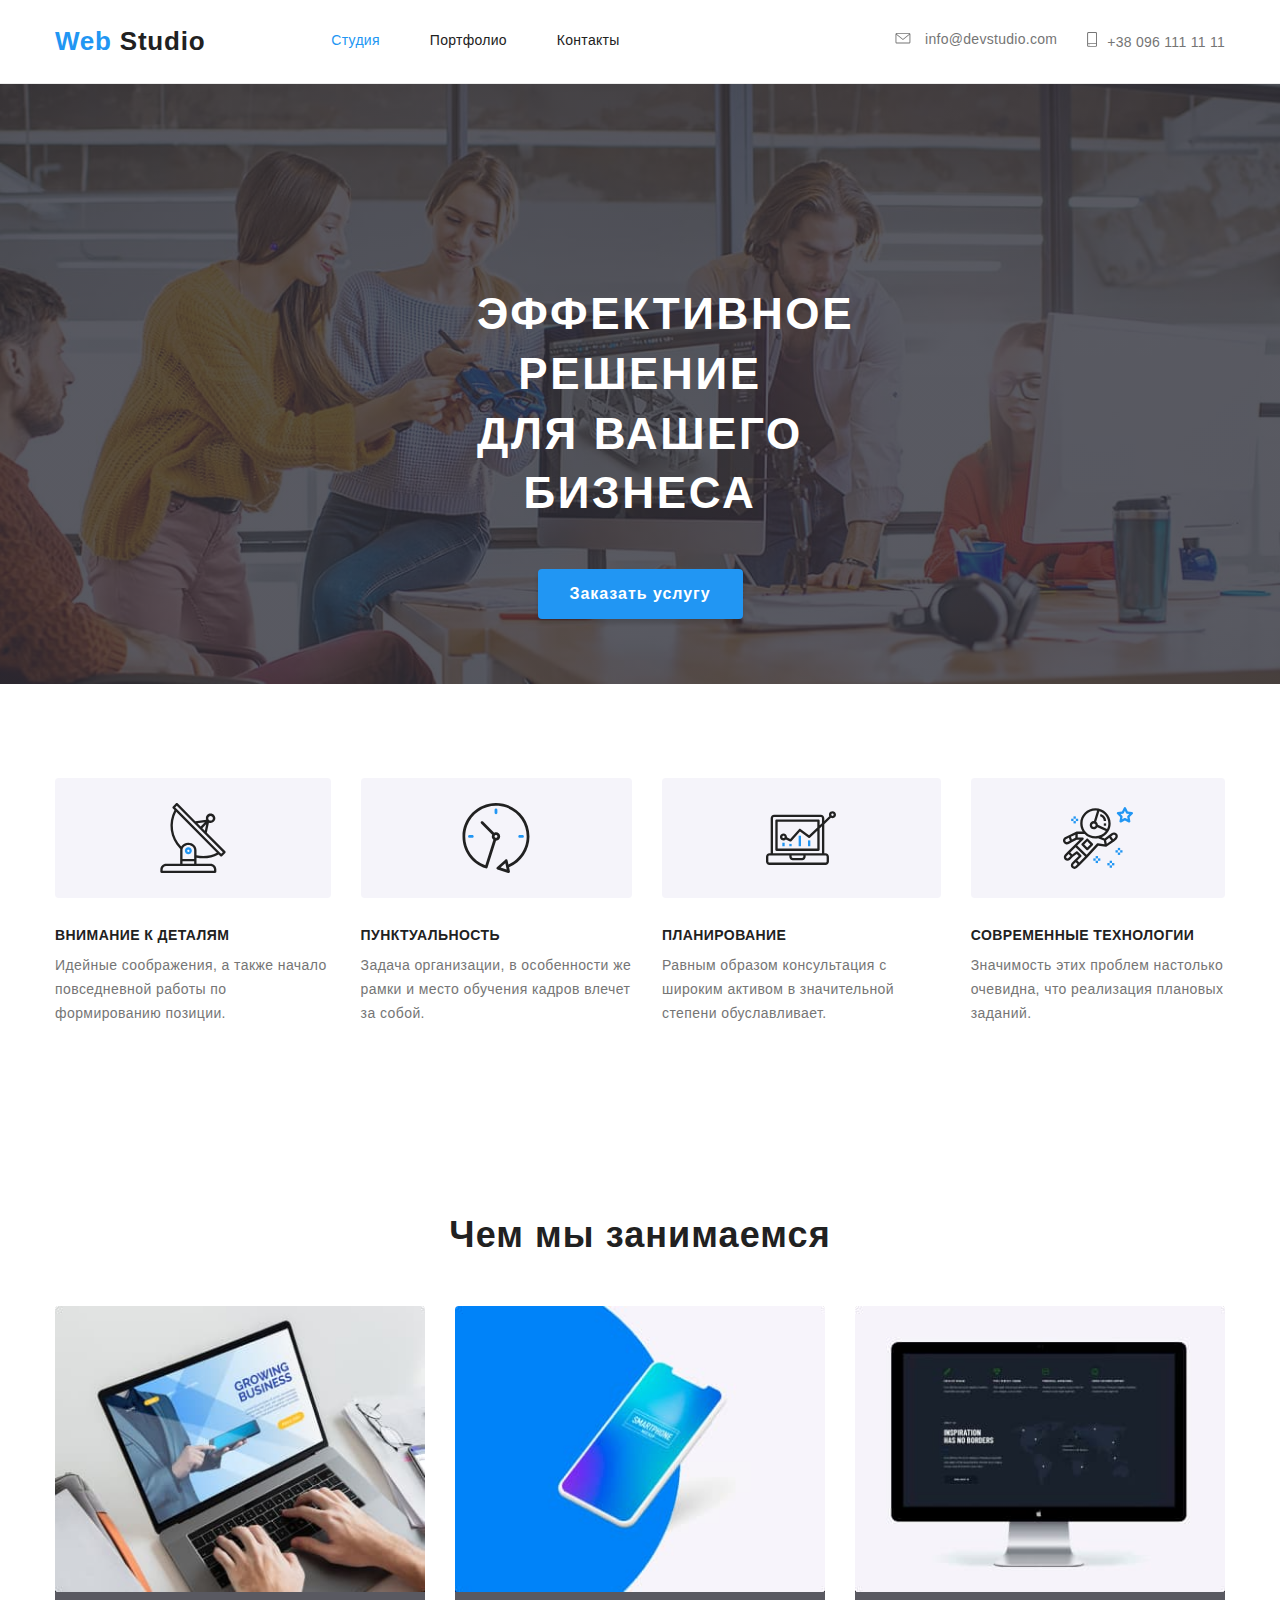
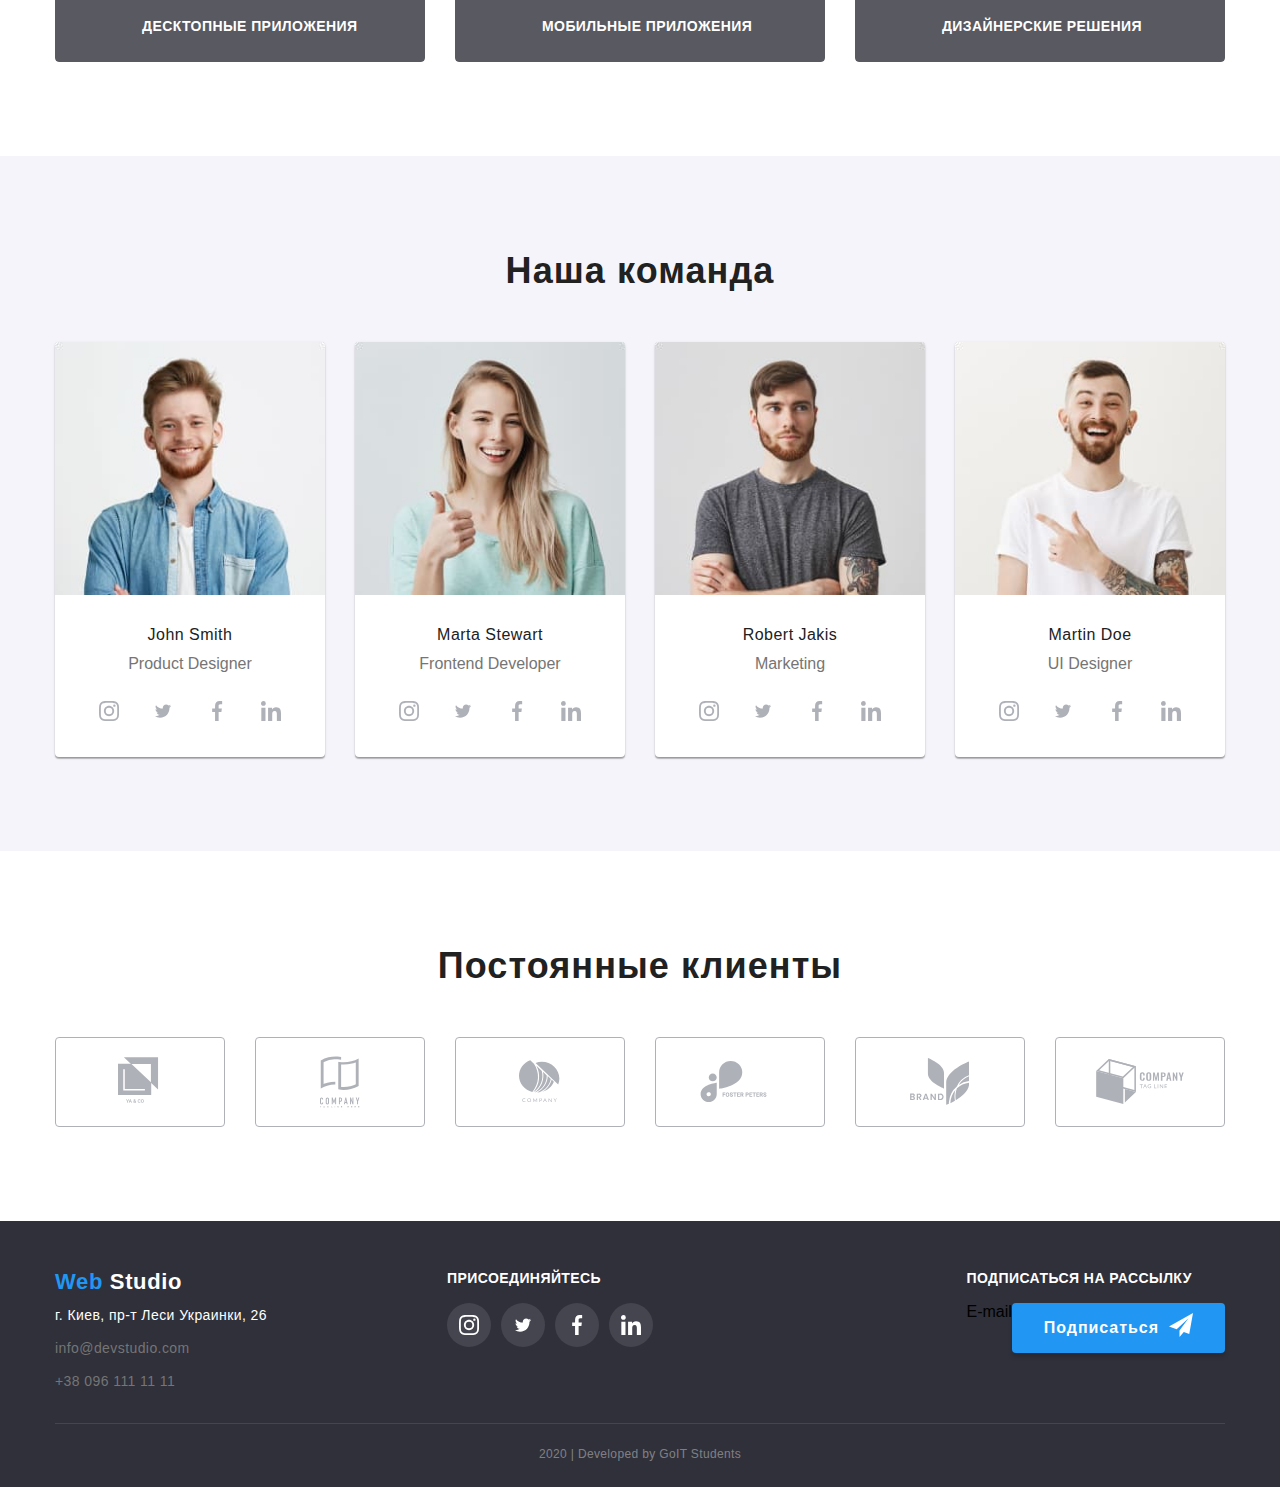
<file: index.html>
<!DOCTYPE html>
<html lang="ru">
<head>
    <meta charset="UTF-8">
    <meta name="viewport" content="width=device-width, initial-scale=1.0">
    <link rel="stylesheet" href="https://cdnjs.cloudflare.com/ajax/libs/modern-normalize/0.6.0/modern-normalize.min.css">
    <link rel="stylesheet" href="./css/main.css" />
    <title>Document</title>
</head>
<body>
    <header class="header">
        <div class="container-header">
           <div class="box">
                <nav class="nav-link">
                    <a href="./index.html" class="logo" ><span>Web</span> Studio</a>
                    <ul class="site-nav">
                        <li class="item"><a href="./index.html" class="link current">Студия</a></li>
                        <li class="item"><a href="./portfolio.html" class="link">Портфолио</a></li>
                        <li class="item"><a href="" class="link">Контакты</a></li>
                    </ul>
                </nav>
                <address class="address">
                            <a href="mailto:info@devstudio.com" class="link mail">
                                <svg class="icon icon-tel-mail" height="11.2" width="16">
                                    <use href="./img/sprite.svg#icon-envelope "></use>
                                </svg>
                                info@devstudio.com </a>
                            <a href="tel:+380961111111" class="link tel">
                                <svg class="icon icon-tel-mail" height="14.94" width="10">
                                    <use href="./img/sprite.svg#icon-smartphone"></use>
                                </svg>+38 096 111 11 11</a>
                </address>
           </div> 
        </div>
    </header>
    <main>
            <section class="hero">
                <h1 class="hero-title"><strong>Эффективное решение для вашего бизнеса</strong></h1>
                <a href="" class="button">Заказать услугу</a>
            </section>
            <!--advantages-->
           <div class="container">
            <section class="advantages">
                <ul class="list">
                    <li class="item antenna">
                        <h3 class="title">Внимание к деталям</h3>
                        <p class="content">Идейные соображения, а также начало повседневной работы по формированию позиции.</p>
                    </li>
                    <li class="item clock">
                        <h3 class="title">Пунктуальность</h3>
                        <p class="content">Задача организации, в особенности же рамки и место обучения кадров влечет за собой.</p>
                    </li>
                    <li class="item diagram">
                        <h3 class="title">Планирование</h3>
                        <p class="content">Равным образом консультация с широким активом в значительной степени обуславливает.</p>
                    </li>
                    <li class="item astronaut">
                        <h3 class="title">Современные технологии</h3>
                        <p class="content"> Значимость этих проблем настолько очевидна, что реализация плановых заданий.</p>
                    </li>
                </ul>
            </section>
           </div> 
           <!--servises-->
            <div class="container">
                <section class="services">
                    <h2 class="title">Чем мы занимаемся</h2>
                    <ul class="list">
                        <li class="item">
                            <img src="./img/desktop.jpg" alt="desktop" height="294" width="370">
                            <h3>Десктопные приложения</h3>
                        </li>
                        <li class="item">
                            <img src="./img/mobyphone.jpg" alt="mobyphone" height="294" width="370">
                            <h3>Мобильные приложения</h3>
                        </li>
                        <li class="item">
                            <img src="./img/disajnerphoto.jpg" alt="disajnerphoto" height="294" width="370">
                            <h3>Дизайнерские решения</h3>
                        </li>
                    </
                </section>
            </div>
            <!--team-->  
            <div class="bg-team">
                <div class="container team-container">
                    <section class="team">
                        <h2 class="title">Наша команда</h2>
                        <ul class="list">
                            <li class="item">
                                <img src="./img/John_Smith.jpg" alt="photo John Smith" width: 270px; height: 260px;>
                                <h3>John Smith</h3>
                                <p class="prof">Product Designer</p>
                                <ul class="logo-social-network">
                                    <li><a href="" aria-label="instagram logo" class="logotype">
                                        <svg  class="icon" height="20" width="20">
                                            <use href="./img/sprite.svg#icon-instagram"></use>
                                        </svg>
                                    </a></li>
                                    <li><a href="" aria-label="twitter logo" class="logotype">
                                        <svg  class="icon" height="16.25" width="20">
                                            <use href="./img/sprite.svg#icon-twitter"></use>
                                        </svg></a></li>
                                    <li><a href="" aria-label="Facebook logo" class="logotype">
                                        <svg  class="icon" height="20" width="20">
                                            <use href="./img/sprite.svg#icon-facebook"></use>
                                        </svg></a></li>
                                    <li><a href="" aria-label="linkedIn logo" class="logotype">
                                        <svg  class="icon" height="20" width="20">
                                            <use href="./img/sprite.svg#icon-linkedin"></use>
                                        </svg></a></li>
                                </ul>
                                
                            </li>
                            <li class="item">
                                <img src="./img/Marta_Stewart.jpg" alt="photo Marta Stewart" width: 270px; height: 260px;>
                                <h3>Marta Stewart</h3>
                                <p class="prof">Frontend Developer</p>
                                <ul class="logo-social-network">
                                    <li><a href="" aria-label="instagram logo" class="logotype">
                                        <svg  class="icon" height="20" width="20">
                                            <use href="./img/sprite.svg#icon-instagram"></use>
                                        </svg>
                                    </a></li>
                                    <li><a href="" aria-label="twitter logo" class="logotype">
                                        <svg  class="icon" height="16.25" width="20">
                                            <use href="./img/sprite.svg#icon-twitter"></use>
                                        </svg></a></li>
                                    <li><a href="" aria-label="Facebook logo" class="logotype">
                                        <svg  class="icon" height="20" width="20">
                                            <use href="./img/sprite.svg#icon-facebook"></use>
                                        </svg></a></li>
                                    <li><a href="" aria-label="linkedIn logo" class="logotype">
                                        <svg  class="icon" height="20" width="20">
                                            <use href="./img/sprite.svg#icon-linkedin"></use>
                                        </svg></a></li>
                                </ul>
                            </li>
                            <li class="item">
                                <img src="./img/Robert_Jakis.jpg" alt="photo Robert Jakis" width: 270px; height: 260px;>
                                <h3>Robert Jakis</h3>
                                <p class="prof">Marketing</p>
                                <ul class="logo-social-network">
                                    <li><a href="" aria-label="instagram logo" class="logotype">
                                        <svg  class="icon" height="20" width="20">
                                            <use href="./img/sprite.svg#icon-instagram"></use>
                                        </svg>
                                    </a></li>
                                    <li><a href="" aria-label="twitter logo" class="logotype">
                                        <svg  class="icon" height="16.25" width="20">
                                            <use href="./img/sprite.svg#icon-twitter"></use>
                                        </svg></a></li>
                                    <li><a href="" aria-label="Facebook logo" class="logotype">
                                        <svg  class="icon" height="20" width="20">
                                            <use href="./img/sprite.svg#icon-facebook"></use>
                                        </svg></a></li>
                                    <li><a href="" aria-label="linkedIn logo" class="logotype">
                                        <svg  class="icon" height="20" width="20">
                                            <use href="./img/sprite.svg#icon-linkedin"></use>
                                        </svg></a></li>
                                </ul>
                            </li>
                            <li class="item">
                                <img src="./img/Martin_Doe.jpg" alt="photo Martin Doe" width: 270px; height: 260px;>
                                <h3>Martin Doe</h3>
                                <p class="prof">UI Designer</p>
                                <ul class="logo-social-network">
                                    <li><a href="" aria-label="instagram logo" class="logotype">
                                        <svg  class="icon" height="20" width="20">
                                            <use href="./img/sprite.svg#icon-instagram"></use>
                                        </svg>
                                    </a></li>
                                    <li><a href="" aria-label="twitter logo" class="logotype">
                                        <svg  class="icon" height="16.25" width="20">
                                            <use href="./img/sprite.svg#icon-twitter"></use>
                                        </svg></a></li>
                                    <li><a href="" aria-label="Facebook logo" class="logotype">
                                        <svg  class="icon" height="20" width="20">
                                            <use href="./img/sprite.svg#icon-facebook"></use>
                                        </svg></a></li>
                                    <li><a href="" aria-label="linkedIn logo" class="logotype">
                                        <svg  class="icon" height="20" width="20">
                                            <use href="./img/sprite.svg#icon-linkedin"></use>
                                        </svg></a></li>
                                </ul>
                            </li>
                        </ul>
                    </section>
                </div>
            </div>
            <!--customers-->
           <div class="container">
            <section class="customers">
                <h2 class="title">Постоянные клиенты</h2>
                <ul class="list">
                    <li class="company">
                        <a href="" aria-label="first company" class="link">
                        <svg class="company-logo" width="44.27" height="49.23">
                            <use href="./img/sprite.svg#icon-logo1"> </use>
                        </svg></a>
                    </li>
                    <li class="company">
                        <a href="" aria-label="second company" class="link">
                            <svg class="company-logo" width="40" height="52">
                                <use href="./img/sprite.svg#icon-logo2"> </use>
                            </svg>
                        </a>
                    </li>
                    <li class="company">
                        <a href="" aria-label="third company" class="link">
                            <svg class="company-logo" width="41" height="42.6">
                                <use href="./img/sprite.svg#icon-logo3"> </use>
                            </svg>
                        </a>
                    </li>
                    <li class="company">
                        <a href="" aria-label="fourth company" class="link">
                            <svg class="company-logo" width="80" height="42">
                                <use href="./img/sprite.svg#icon-logo4"> </use>
                            </svg>
                        </a>
                    </li>
                    <li class="company">
                        <a href="" aria-label="fifth company" class="link">
                            <svg class="company-logo" width="59" height="47">
                                <use href="./img/sprite.svg#icon-logo5"> </use>
                            </svg>
                        </a>
                    </li>
                    <li class="company">
                        <a href="" aria-label="sixth company" class="link">
                            <svg class="company-logo" width="88.5" height="45.5">
                                <use href="./img/sprite.svg#icon-logo6"> </use>
                            </svg>
                        </a>
                    </li>
                </ul>
            </section>
           </div>
    </main>
    <!--footer-->
    <footer class="ftr">
        <div class="container-footer">
            <div class="grid">
                <div>
                    <a href="./index.html" class="logo-footer"> <span>Web</span>  Studio</a>
               <address class="address-footer"> 
                    <p class="to-map adr">г. Киев, пр-т Леси Украинки, 26 </p> 
                   <a href="mailto:info@devstudio.com" class="adr mail-tel">info@devstudio.com</a>
                   <a href="tel:+380961111111" class="adr mail-tel">+38 096 111 11 11</a>
                </address>
                </div>
                <div class="join-in">
                   <b class>присоединяйтесь</b>    
                    <ul class="logo-social-network">
                        <ul class="logo-social-network">
                            <li><a href="" aria-label="instagram logo" class="logotype logotype-footer">
                                <svg  class="icon" height="20" width="20">
                                    <use href="./img/sprite.svg#icon-instagram"></use>
                                </svg>
                            </a></li>
                            <li><a href="" aria-label="twitter logo" class="logotype logotype-footer">
                                <svg  class="icon" height="16.25" width="20">
                                    <use href="./img/sprite.svg#icon-twitter"></use>
                                </svg></a></li>
                            <li><a href="" aria-label="Facebook logo" class="logotype logotype-footer">
                                <svg  class="icon" height="20" width="20">
                                    <use href="./img/sprite.svg#icon-facebook"></use>
                                </svg></a></li>
                            <li><a href="" aria-label="linkedIn logo" class="logotype logotype-footer">
                                <svg  class="icon" height="20" width="20">
                                    <use href="./img/sprite.svg#icon-linkedin"></use>
                                </svg></a></li>
                        </ul>
                    </ul>
                </div>
                <div class="subscription" >
                    <b>Подписаться на рассылку</b>
                    <div class="butt">
                        <p>E-mail</p>
                        <p class="button button-footer">Подписаться</p>
                    </div>
                </div>
            </div>
            <div>
                <p class="text">2020 | Developed by GoIT Students </p>
            </div>
        </div>
    </footer>
</body>
</html>
</file>
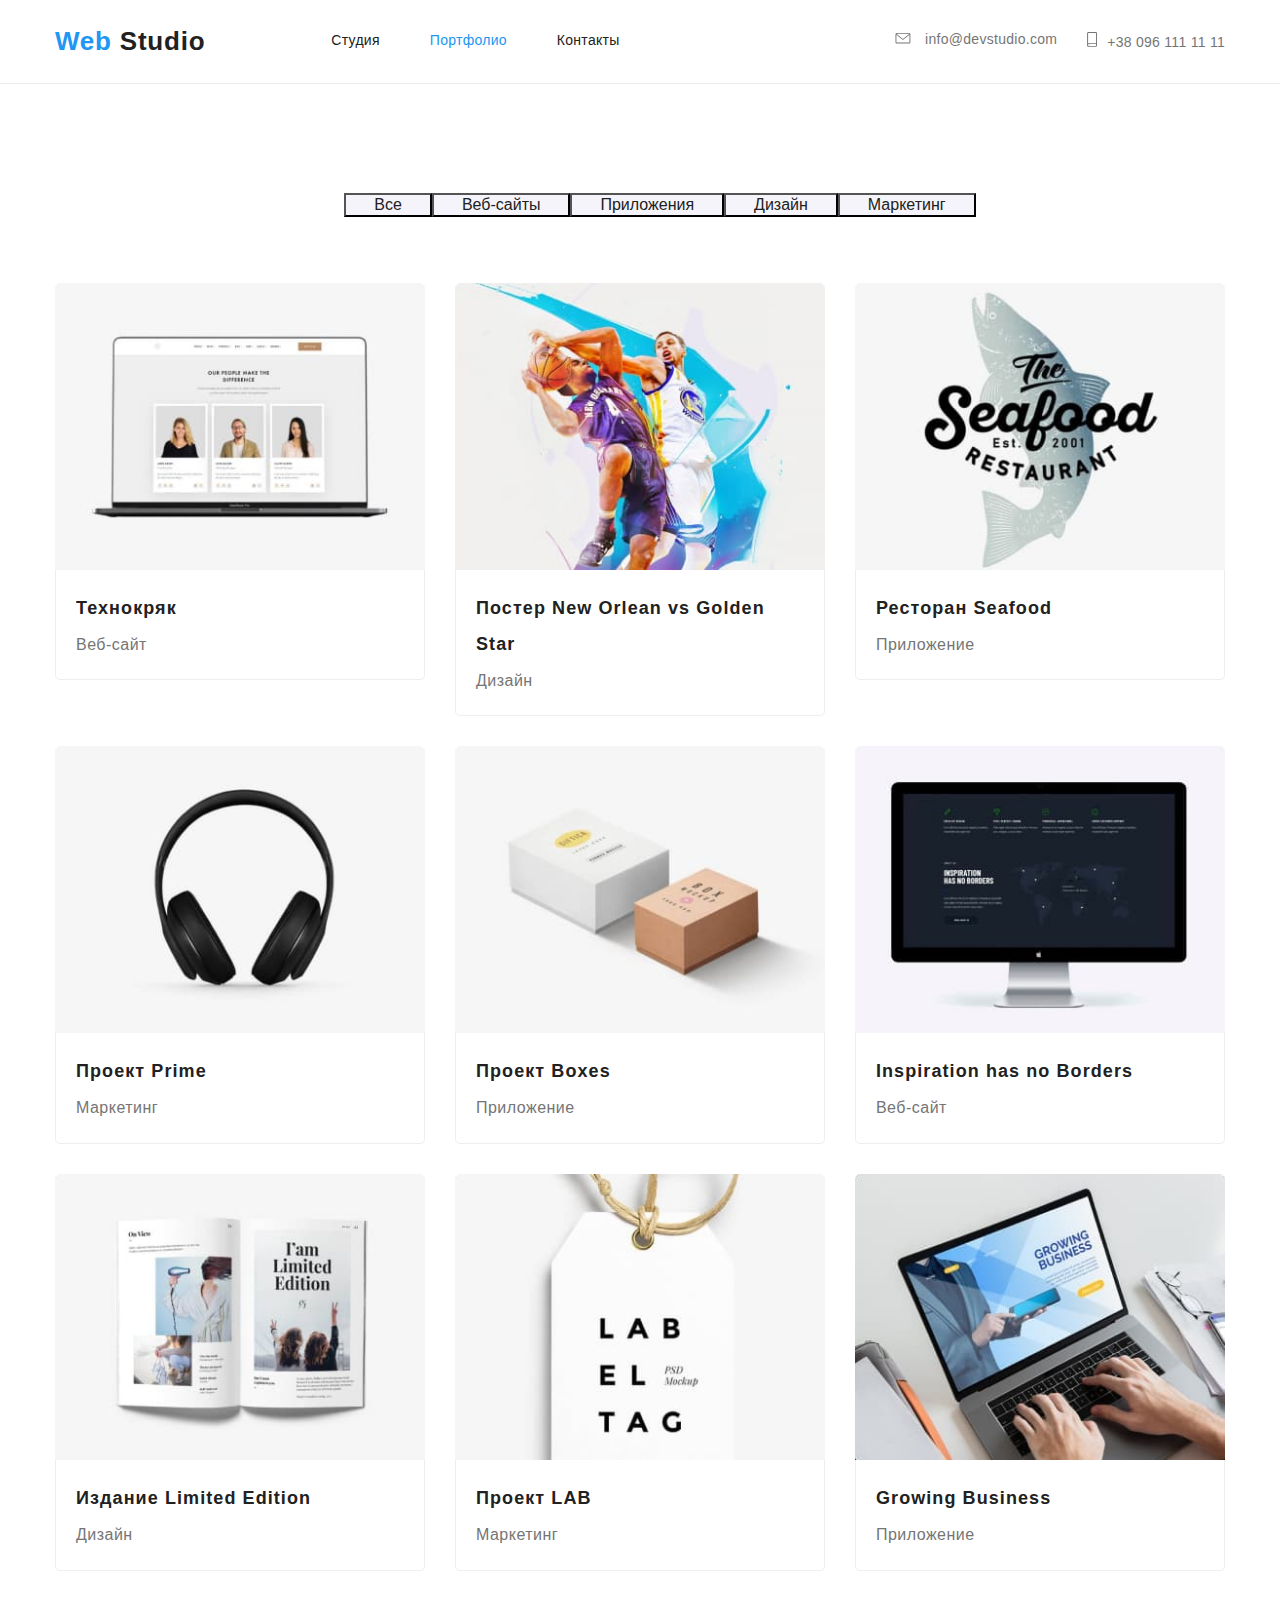
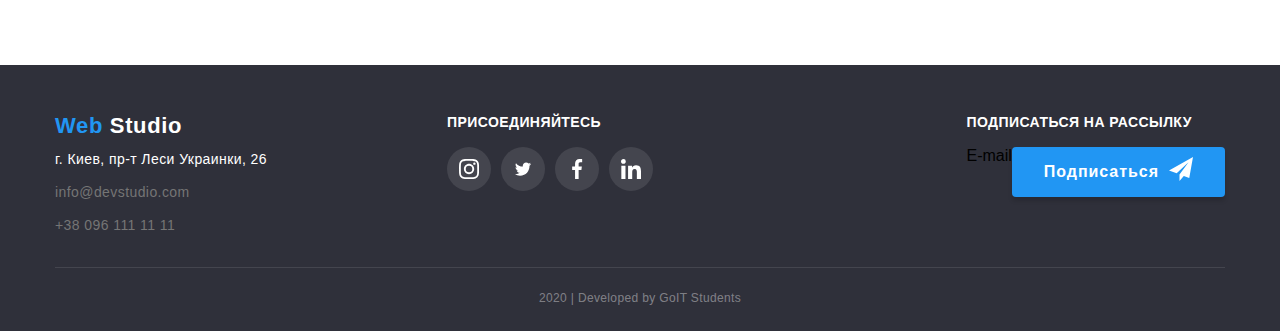
<file: portfolio.html>
<!DOCTYPE html>
<html lang="ru">
<head>
    <meta charset="UTF-8">
    <meta name="viewport" content="width=device-width, initial-scale=1.0">
    <link rel="stylesheet" href="https://cdnjs.cloudflare.com/ajax/libs/modern-normalize/0.6.0/modern-normalize.min.css">
    <link rel="stylesheet" href="./css/main.css" />
    <title>Document</title>
</head>
<body>
    <header class="header">
        <div class="container-header">
           <div class="box">
                <nav class="nav-link">
                    <a href="./index.html" class="logo" ><span>Web</span> Studio</a>
                    <ul class="site-nav">
                        <li class="item"><a href="./index.html" class="link ">Студия</a></li>
                        <li class="item"><a href="./portfolio.html" class="link current">Портфолио</a></li>
                        <li class="item"><a href="" class="link">Контакты</a></li>
                    </ul>
                </nav>
                <address class="address">
                            <a href="mailto:info@devstudio.com" class="link mail">
                                <svg class="icon icon-tel-mail" height="11.2" width="16">
                                    <use href="./img/sprite.svg#icon-envelope "></use>
                                </svg>
                                info@devstudio.com </a>
                            <a href="tel:+380961111111" class="link tel">
                                <svg class="icon icon-tel-mail" height="14.94" width="10">
                                    <use href="./img/sprite.svg#icon-smartphone"></use>
                                </svg>+38 096 111 11 11</a>
                </address>
           </div> 
        </div>
    </header>
    <main>
        <h1 class="hide">Наши проэкты</h1>
           <div class="container control-button">
            <section class="btns">
                <h2 class="hide">Фильтр</h2>
                <ul class="button-flex">
                    <li><button type="button"><span class="btn">Все</span></button></li>
                    <li><button type="button"><span class="btn">Веб-сайты</span></button></li>
                    <li><button type="button"><span class="btn">Приложения</span></button></li>
                    <li><button type="button"><span class="btn">Дизайн</span></button></li>
                    <li><button type="button"><span class="btn">Маркетинг</span></button></li>
                </ul>
            </section>
           </div>
         <div class="container project">
            <section class="project">
                <h2 class="hide">Наши проєкты</h2>
                <ul class="project-tile">
                    <li class="item">
                     <a href="" aria-label="technocrack" class="link-blok" >
                         <p class="description hide">Технокряк это современная площадка распространения коронавируса. Компании используют эту платформу для цифрового шпионажа и атак на защищённые сервера конкурентов.</p>
                         <img src="./img/techno-crack.jpg" alt="techno-crack" width="370" height="294">
                         <div class="cart-content">
                            <h3 class="title">Технокряк</h3>
                            <p class="view">Веб-сайт</p>
                         </div>
                     </a>
                    </li>
                    <li class="item">
                     <a href="" aria-label="Постер New Orlean vs Golden Stars" class="link-blok" >
                         <p class="description hide"></p>
                         <img src="./img/poster.jpg" alt="Постер New Orlean vs Golden Star" width="370" height="294">
                         <div class="cart-content">
                            <h3 class="title">Постер New Orlean vs Golden Star</h3>
                            <p class="view"> Дизайн</p>
                         </div>
                         
                     </a>
                    </li>
                    <li class="item">
                     <a href="" aria-label="seafood" class="link-blok" >
                         <p class="description hide"></p>
                         <img src="./img/seafood.jpg" alt="seafood" width="370" height="294" >
                         <div class="cart-content">
                            <h3 class="title">Ресторан Seafood</h3>
                            <p class="view">Приложение</p>
                         </div>
                        
                     </a>
                    </li>
                    <li class="item">
                     <a href=""  aria-label="Проект Prime" class="link-blok" >
                         <p class="description hide"></p>
                         <img src="./img/prime.jpg" alt="Проект Prime" width="370" height="294">
                         <div class="cart-content">
                            <h3 class="title">Проект Prime</h3>
                            <p class="view">Маркетинг</p>
                         </div>
                         
                     </a>
                    </li>
                    <li class="item">
                     <a href="" aria-label="Проект Boxes" class="link-blok" >
                         <p class="description hide"></p>
                         <img src="./img/boxes.jpg" alt="Проект Boxes" width="370" height="294">
                         <div class="cart-content">
                            <h3 class="title">Проект Boxes</h3>
                            <p class="view">Приложение</p>
                         </div>
                         
                     </a>
                    </li>
                    <li class="item">
                     <a href="" aria-label="Inspiration has no Borders" class="link-blok" >
                         <p class="description hide"></p>
                         <img src="./img/borders.jpg" alt="Inspiration has no Borders" width="370" height="294">
                         <div class="cart-content">
                            <h3 class="title">Inspiration has no Borders</h3>
                            <p class="view">Веб-сайт</p>
                         </div>
                        
                     </a>
                    </li>
                    <li class="item">
                     <a href="" aria-label="Издание Limited Edition" class="link-blok" >
                         <p class="description hide"></p>
                         <img src="./img/limited-edition.jpg" alt="Издание Limited Edition" width="370" height="294">
                         <div class="cart-content">
                            <h3 class="title">Издание Limited Edition</h3>
                            <p class="view">Дизайн</p>
                         </div>
                         
                     </a>
                    </li>
                    <li class="item">
                     <a href="" aria-label="Проект LAB" class="link-blok" >
                         <p class="description hide"></p>
                         <img src="./img/lab.jpg" alt="Проект LAB" width="370" height="294">
                         <div class="cart-content">
                            <h3 class="title">Проект LAB</h3>
                            <p class="view">Маркетинг</p>
                         </div>
                         
                     </a>
                    </li>
                    <li class="item">
                    <a href="" aria-label="Growing Business" class="link-blok" > 
                         <p class="description hide"></p>
                         <img src="./img/growing-business.jpg" alt="Growing Business" width="370" height="294">
                         <div class="cart-content">
                            <h3 class="title">Growing Business</h3>
                            <p class="view">Приложение</p>
                         </div>
                         
                     </a>
                    </li>
                </ul>
            </section>
         </div>
    </main>
    <!--footer-->
    <footer class="ftr">
        <div class="container-footer">
            <div class="grid">
                <div>
                    <a href="./index.html" class="logo-footer"> <span>Web</span>  Studio</a>
               <address class="address-footer"> 
                    <p class="to-map adr">г. Киев, пр-т Леси Украинки, 26 </p> 
                   <a href="mailto:info@devstudio.com" class="adr mail-tel">info@devstudio.com</a>
                   <a href="tel:+380961111111" class="adr mail-tel">+38 096 111 11 11</a>
                </address>
                </div>
                <div class="join-in">
                   <b class>присоединяйтесь</b>    
                    <ul class="logo-social-network">
                        <ul class="logo-social-network">
                            <li><a href="" aria-label="instagram logo" class="logotype logotype-footer">
                                <svg  class="icon" height="20" width="20">
                                    <use href="./img/sprite.svg#icon-instagram"></use>
                                </svg>
                            </a></li>
                            <li><a href="" aria-label="twitter logo" class="logotype logotype-footer">
                                <svg  class="icon" height="16.25" width="20">
                                    <use href="./img/sprite.svg#icon-twitter"></use>
                                </svg></a></li>
                            <li><a href="" aria-label="Facebook logo" class="logotype logotype-footer">
                                <svg  class="icon" height="20" width="20">
                                    <use href="./img/sprite.svg#icon-facebook"></use>
                                </svg></a></li>
                            <li><a href="" aria-label="linkedIn logo" class="logotype logotype-footer">
                                <svg  class="icon" height="20" width="20">
                                    <use href="./img/sprite.svg#icon-linkedin"></use>
                                </svg></a></li>
                        </ul>
                    </ul>
                </div>
                <div class="subscription" >
                    <b>Подписаться на рассылку</b>
                    <div class="butt">
                        <p>E-mail</p>
                        <p class="button button-footer">Подписаться</p>
                    </div>
                </div>
            </div>
            <div>
                <p class="text">2020 | Developed by GoIT Students </p>
            </div>
        </div>
    </footer>
</body>
</html>
</file>
<file: css/main.css>
:root {
   --primary-text-color:#757575;
   --primary-title-color:#212121;
   --primary-title2-color:#ffffff;
   --primary-hover-color:#2196F3;
   --primary-bg-color:#2196F3;
   --primary-shadow-color:rgba(0, 0, 0, 0.15);
   --primary-bg-adv-color:rgba(47, 48, 58, 0.8);
   --primary-address-ftr-color:rgba(255, 255, 255, 0.6);
   --primary-button-bg-stok-color: #F5F4FA;
   --primary-button-text-stok-color:#212121;
   --primary-button-hoverfocus-color:#2196F3;
   --primary-button-text-hoverfocus-color:#FFFFFF;
   --primary-text-description-color: #ffffff;
   --primary-bg-description-color: rgba(33, 150, 243, 0.9);
   --primary-border-color: #ECECEC;
   --primary-border-ftr-color:  rgba(255, 255, 255, 0.1);
   --primary-bg-hover-logo-color:  #2196F3;
   --primary-bg-logo-color:  #F5F4FA;
   --primary-bg-team-color:#F5F4FA; 
   --primari-social-logo-color: #AFB1B8;
   --primari-social-logo-hover-color: #FFFFFF;
   --primari-hover-bg-color-logotype: #2196F3;

}

body {
   background-color:var(--primary-title2-color);
   font-family: Roboto, sans-serif;
}
img{
   display: block;
   max-width: 100%;
   height: auto;
}

.header{
   font-weight: 500;
   color:var(--primary-title-color);
   font-size: 14px;
   line-height: 1.14;
   letter-spacing: 0.02em;
   border-bottom: 1px solid var(--primary-border-color);
}
.container-header{
   width: 1200px;
   margin-left: auto;
   margin-right: auto;
   padding-left: 15px;
   padding-right: 15px; 
}
.container{
   width: 1200px;
   margin-left: auto;
   margin-right: auto;
   padding-left: 15px;
   padding-right: 15px; 
   padding-bottom: 94px;
   padding-top: 94px;
}

.site-nav{
   display: flex;
   margin-left: 86px;
   margin-top: 0;
   margin-bottom: 0;
}

.site-nav .item + .item{
   margin-left: 50px;
}

.site-nav .link{
   display: block;
   padding-top: 32px;
   padding-bottom: 32px;
}
.logo{
   font-family: Raleway, sans-serif;
   font-weight: bold;
   font-size: 26px;
   line-height: 1.19;
   letter-spacing: 0.03em;
   color: var(--primary-title-color);
   text-decoration: none;
}

.logo  span{
   color: var(--primary-hover-color);
}

a{
   text-decoration: none; 
}

.header .link{
   color:var(--primary-title-color);
}

li{
   list-style-type: none;
}

.address{
   display: flex;
   margin-left: auto;
   font-style: normal;
}
.address .link + .link{
   margin-left: 30px;
}
.address .link{
   padding-top: 32px;
   padding-bottom: 32px;
}

.address .link{
   color: var(--primary-text-color);
}

.box {
   display: flex;
   align-items: center;
}
.nav-link{
   display: flex;
   align-items: center;
}

.header .link:hover,
.header .link:focus{
   color: var(--primary-hover-color);
}
.hero{
   margin-left: auto;
   margin-right: auto;
   text-align: center;
   height: 600px;
   max-width: 1600px;
   background-color: #ccc;
   background-image: linear-gradient(to right, rgba(47, 48, 58, 0.8),rgba(47, 48, 58, 0.8)), url(../img/Header.jpg);
   background-repeat: no-repeat;
   background-position: center;
   background-size: cover;
}
.hero-title {
   margin-top: 0;
   margin-bottom: 46px;
   font-weight: 900;
   font-size: 44px;
   line-height: 1.36;
   letter-spacing: 0.06em;
   text-transform: uppercase;
   color: var(--primary-title2-color);
   text-align: center;
   padding-top: 200px;
   padding-left: 477px;
   padding-right: 477px;

}
.button{
   display: inline-flex;
   color: var(--primary-title2-color);
   background-color: var(--primary-bg-color);
   min-width: 200px;
   padding: 10px 32px ;
   box-shadow: 0px 4px 4px var(--primary-shadow-color);
   border-radius: 4px;
   font-weight: bold;
   font-size: 16px;
   line-height: 1.87;
   text-align: center;
   letter-spacing: 0.06em;
   cursor: pointer;
}
.advantages .logo-bg{
   margin-bottom: 30px;
   background-color: var(--primary-bg-logo-color);
   
   width: 270px;
   height: 120px;
   
}
.advantages .hover-logo{
   background-color: var(--primary-bg-hover-logo-color);
   }
.advantages .list{
   display: flex;
   margin-top: 0;
   margin-bottom: 0;
   padding-left: 0;
}  
.advantages .title{
   margin: 0;
   padding-bottom: 10px;
   font-weight: bold;
   font-size: 14px;
   line-height: 1.14;
   letter-spacing: 0.03em;
   text-transform: uppercase;
   color: var(--primary-title-color);
}


.advantages .item::before{
   display: block;
   content: '';
   height: 120px;
   background-size: 70px;
   background-repeat: no-repeat ;
   background-position: center;
   background-color:#F5F4FA;
   padding: 25px 102px;
   border-radius: 4px;
   margin-bottom: 30px;
}
.advantages .antenna::before{
   background-image: url(../img/antenna.svg);
}
.advantages .clock::before{
   background-image: url(../img/clock.svg);
}
.advantages .diagram::before{
   background-image: url(../img/diagram.svg);
}
.advantages .astronaut::before{
   background-image: url(../img/astronaut.svg);
}
.advantages .item +.item{
   margin-left: 30px;
}
.advantages .content{
   margin-top: 0;
   margin-bottom: 0;
   font-weight: 400;
   font-size: 14px;
   line-height: 1.71;
   letter-spacing: 0.03em;
   color:var(--primary-text-color);
}
.services .title{
   margin-top: 0;
   margin-bottom: 50px;
   font-weight: bold;
   font-size: 36px;
   line-height: 1.17;
   text-align: center;
   letter-spacing: 0.03em;
   color: var(--primary-title-color);
}
.services h3{
   font-weight: bold;
   font-size: 14px;
   line-height: 1.14;
   letter-spacing: 0.03em;
   text-transform: uppercase;
   color: var(--primary-title2-color);
   background: var(--primary-bg-adv-color);
   border-radius: 0px 0px 4px 4px;
   padding: 27px 87px;
   padding-right: 0;
   margin-top: 0;
   margin-bottom: 0;
}
.services .list{
   display: flex;
   padding-left: 0;
   margin: 0;
   
}
.services .item{
   width: calc((100% - 60px) / 3);
   overflow: hidden;
   border-radius: 4px;
}
.services .item + .item{
   margin-left: 30px;
}
.bg-team{
   background-color: var(--primary-bg-team-color);
}
.team .list{
   display: flex;
   padding-left: 0;
   margin-top: 0;
   margin-bottom: 0;
}
.team .item{
   background: #FFFFFF;
   width: calc((100% - 90px) / 3);
   box-shadow: 0px 2px 1px rgba(0, 0, 0, 0.2), 0px 1px 1px rgba(0, 0, 0, 0.14), 0px 1px 3px rgba(0, 0, 0, 0.12);
   border-radius: 4px;
   overflow: hidden;
}



.team .title{
   margin-top: 0;
   margin-bottom: 50px;
   font-weight: bold;
   font-size: 36px;
   line-height: 1.17;
   text-align: center;
   letter-spacing: 0.03em;
   color: var(--primary-title-color);
}
.team h3{
   margin-top: 30px;
   margin-bottom: 10px;
   font-weight: 500;
   font-size: 16px;
   line-height: 1.19;
   letter-spacing: 0.03em;
   color:var(--primary-title-color);
   text-align: center;
}
.team .prof{
   margin-top: 0;
   margin-bottom: 16px;
   font-weight: normal;
   font-size: 16px;
   line-height: 1.19;
   color: var(--primary-text-color);
   text-align: center;
}

.team .item + .item{
   margin-left: 30px;
}
.logo-social-network{
   display: flex;
   padding-left: 0;
   justify-content: center;
   padding-bottom: 24px;
}
.logo-social-network li:not(:last-child){
   margin-right: 10px;
}
.logo-social-network .logotype{
   display: flex;
   height: 44px;
   width: 44px;
   border-radius: 50%;
   overflow: hidden;
   color: var(--primari-social-logo-color);
}
.ftr .logotype-footer{
   background-color:rgba(255, 255, 255, 0.1);
   color:#FFFFFF;
}
.logo-social-network .logotype:hover,
.logo-social-network .logotype:focus{
   background-color: var(--primari-hover-bg-color-logotype); 
   color: var(--primari-social-logo-hover-color);
}
 .icon{
   margin: auto;
   fill: currentColor;
}
.icon.icon-tel-mail{
   margin-right: 10px;
}

.customers .title{
   margin-top: 0;
   margin-bottom: 50px;
   font-weight: bold;
   font-size: 36px;
   line-height: 1.17;
   text-align: center;
   letter-spacing: 0.03em;
   color: var(--primary-title-color);
}
.customers .list{
   display: flex;
   padding-left: 0;
   margin-top: 0;
   margin-bottom: 0;
}
 

.company{
   display: block;
   width: calc((100% - 150px) / 6);
   height: 90px;
   justify-content: center;
}
.company .link{
   border: 1px solid #AFB1B8;
   border-radius: 4px;
   color: #AFB1B8;
   display: flex;
   height: 90px;
}
.company .link:hover,
.company .link:focus{
   color: #2196F3;
   border: 1px solid #2196F3;
}
.company .company-logo{
   margin: auto;
   fill: currentColor
   
}

.company + .company{
   margin-left: 30px;
}
.container-footer{
   padding-top: 48px;
   width: 1200px;
   margin-left: auto;
   margin-right: auto;
   padding-left: 15px;
   padding-right: 15px; 
}
.ftr .grid{
   display: flex;
}
.logo-footer {
   font-family: Raleway, sans-serif;
   font-weight: bold;
   font-size: 22px;
   line-height: 1.18;
   letter-spacing: 0.03em;
   color:var(--primary-title2-color);
}
.logo-footer span{
   color: var(--primary-hover-color);
}
.address-footer {
   font-weight: 400;
   font-size: 14px;
   line-height: 1.71;
   letter-spacing: 0.03em; 
}
.address-footer .to-map{
   margin-top: 0;
   margin-bottom: 0;
   color:var(--primary-title2-color);
}
.address-footer .mail-tel{
   color: var(--primary-text-color);
}



.address-footer  a{
   color:var(--primary-address-ftr-color)
}
.ftr {
   background-color: #2F303A;
}
.ftr b{
   font-weight: bold;
   font-size: 14px;
   line-height: 1.14;
   letter-spacing: 0.03em;
   text-transform: uppercase;
   color:var(--primary-title2-color);
}
.subscription{
   margin-left: auto;
}
.ftr .join-in{
   margin-left: 180px;
   margin-right: auto;
}
.ftr .adr{
   display: block;
   margin-top: 9px;
   font-style: normal;
}
.ftr .butt{
   display: flex;
}


.button.button-footer::after{
   display: inline-block;
   background-image: url(../img/icon-send.svg);
   background-size: contain;
   content: '';
   width: 24px;
   height: 24px;
   margin-left: 10px;
}
.text {
   margin-bottom: 0;
   font-weight: 400;
   font-size: 12px;
   line-height: 2;
   text-align: center;
   letter-spacing: 0.03em;
   color:rgba(255, 255, 255, 0.4);
   padding-top: 18px;
   padding-bottom: 21px;
   border-top:  1px solid var(--primary-border-ftr-color);
}
.container.control-button{
   padding-top: 93px;
   padding-bottom: 50px;
}
.container.project{
   padding-top: 0;
}
button {
   background-color: var(--primary-button-bg-stok-color);
   color: var(--primary-button-text-stok-color);
   cursor: pointer;
}


button:hover,
button:focus{
 background-color: var(--primary-button-hoverfocus-color);
 color: var(--primary-button-text-hoverfocus-color);
}
button .btn{
  margin:  6px 22px;
}
.btns .button-flex{
   display: flex;
   justify-content: center;
}
.cart-content{
   border-right-width: 1px;
  border-right-style: solid;
  border-right-color: #eeeeee;
  /* Установит стили нинжней рамки */
  border-bottom-width: 1px;
  border-bottom-style: solid;
  border-bottom-color: #eeeeee;
  /* Установит стили левой рамки */
  border-left-width: 1px;
  border-left-style: solid;
  border-left-color: #eeeeee;
   box-sizing: border-box;
   border-bottom-left-radius: 5px;
   border-bottom-right-radius: 5px;
   padding-top: 20px;
   padding-bottom: 20px;
   padding-left: 20px;
   padding-right: 20px; 
}
.project-tile .item:hover,
.project-tile .item:focus{
   box-shadow: 1px 4px 6px rgba(0, 0, 0, 0.16), 0px 4px 4px rgba(0, 0, 0, 0.06), 0px 1px 1px rgba(0, 0, 0, 0.12);
}
.link.blok{
   display: block;
}

.project .project-tile{
   display: flex;
   flex-wrap: wrap;
   margin: 0;
   padding-left: 0;
}
.project .item{
   /*width: 370px;*/
   width: calc((100% - 60px) / 3);
   margin-right: 30px;
   margin-bottom: 30px;
   border-top-left-radius: 5px;
   border-top-right-radius: 5px;
   overflow: hidden;
}
.project .item:nth-child(3n){
   margin-right: 0;
}
.project .item:nth-last-child(-n+3){
   margin-bottom: 0;
}
.project .view,
.project .title{
   padding-top: 0;
   padding-bottom: 0;
   margin-top: 0;
   margin-bottom: 0;
   margin: 0;
   padding: 0;
}
.project .view{
   margin-top: 4px;
}
.project .title{ 
   font-weight: bold;
   font-size: 18px;
   line-height: 2;
   letter-spacing: 0.06em;
   color:var(--primary-title-color);
}


.project .title{
   margin-top: 0;
   margin-bottom: 0;
   padding-top: 0;
   padding-bottom: 0;
   font-weight: bold;
   font-size: 18px;
   line-height: 2;
   letter-spacing: 0.06em;
   color:var(--primary-title-color);
}
.project-tile .view{
   font-weight: normal;
   font-size: 16px;
   line-height: 1.87;
   letter-spacing: 0.03em;
   color:var(--primary-text-color);
}
.project-tile .description{
   font-weight: normal;
   font-size: 18px;
   line-height: 1.56;
   letter-spacing: 0.03em;
   color:var(--primary-text-description-color);
   background-color:var(--primary-bg-description-color) ;
}
.hide{
   display:none;
}
.site-nav .link.current{
   color: var(--primary-hover-color);
}
</file>
